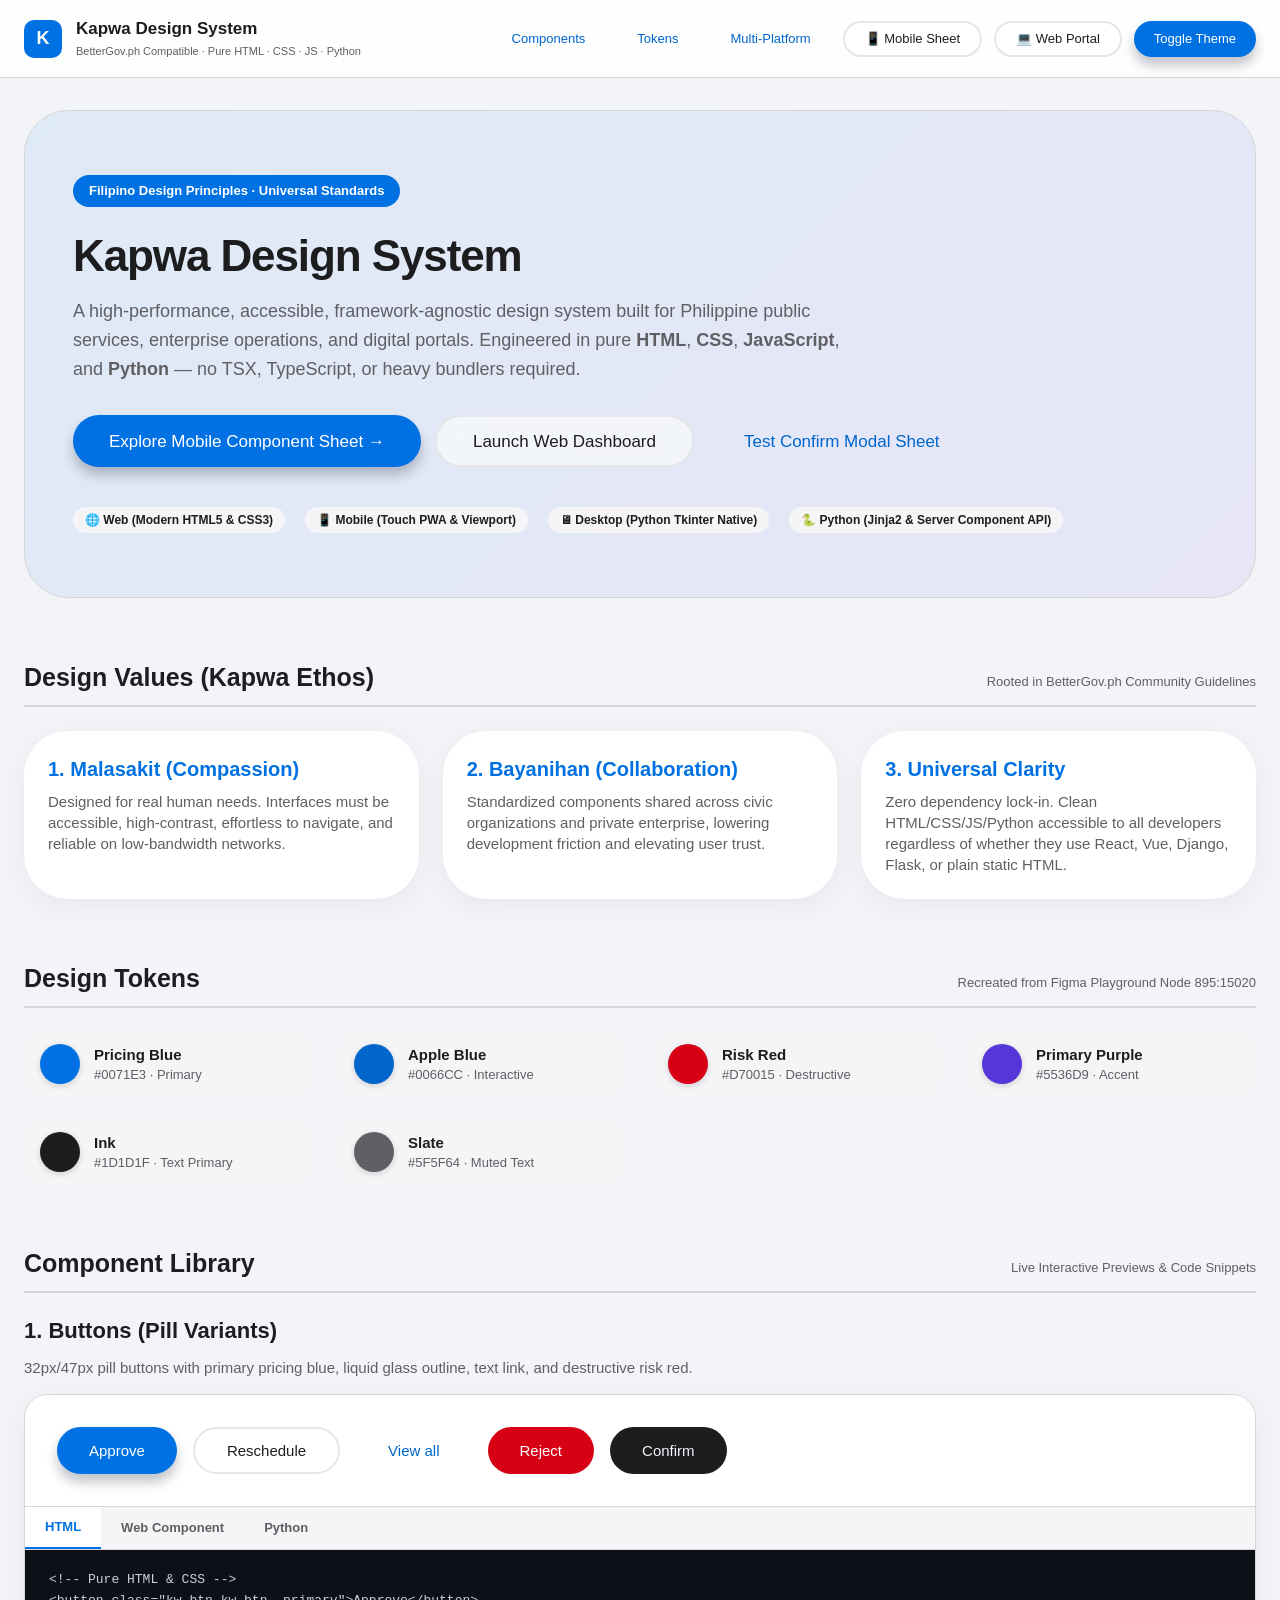
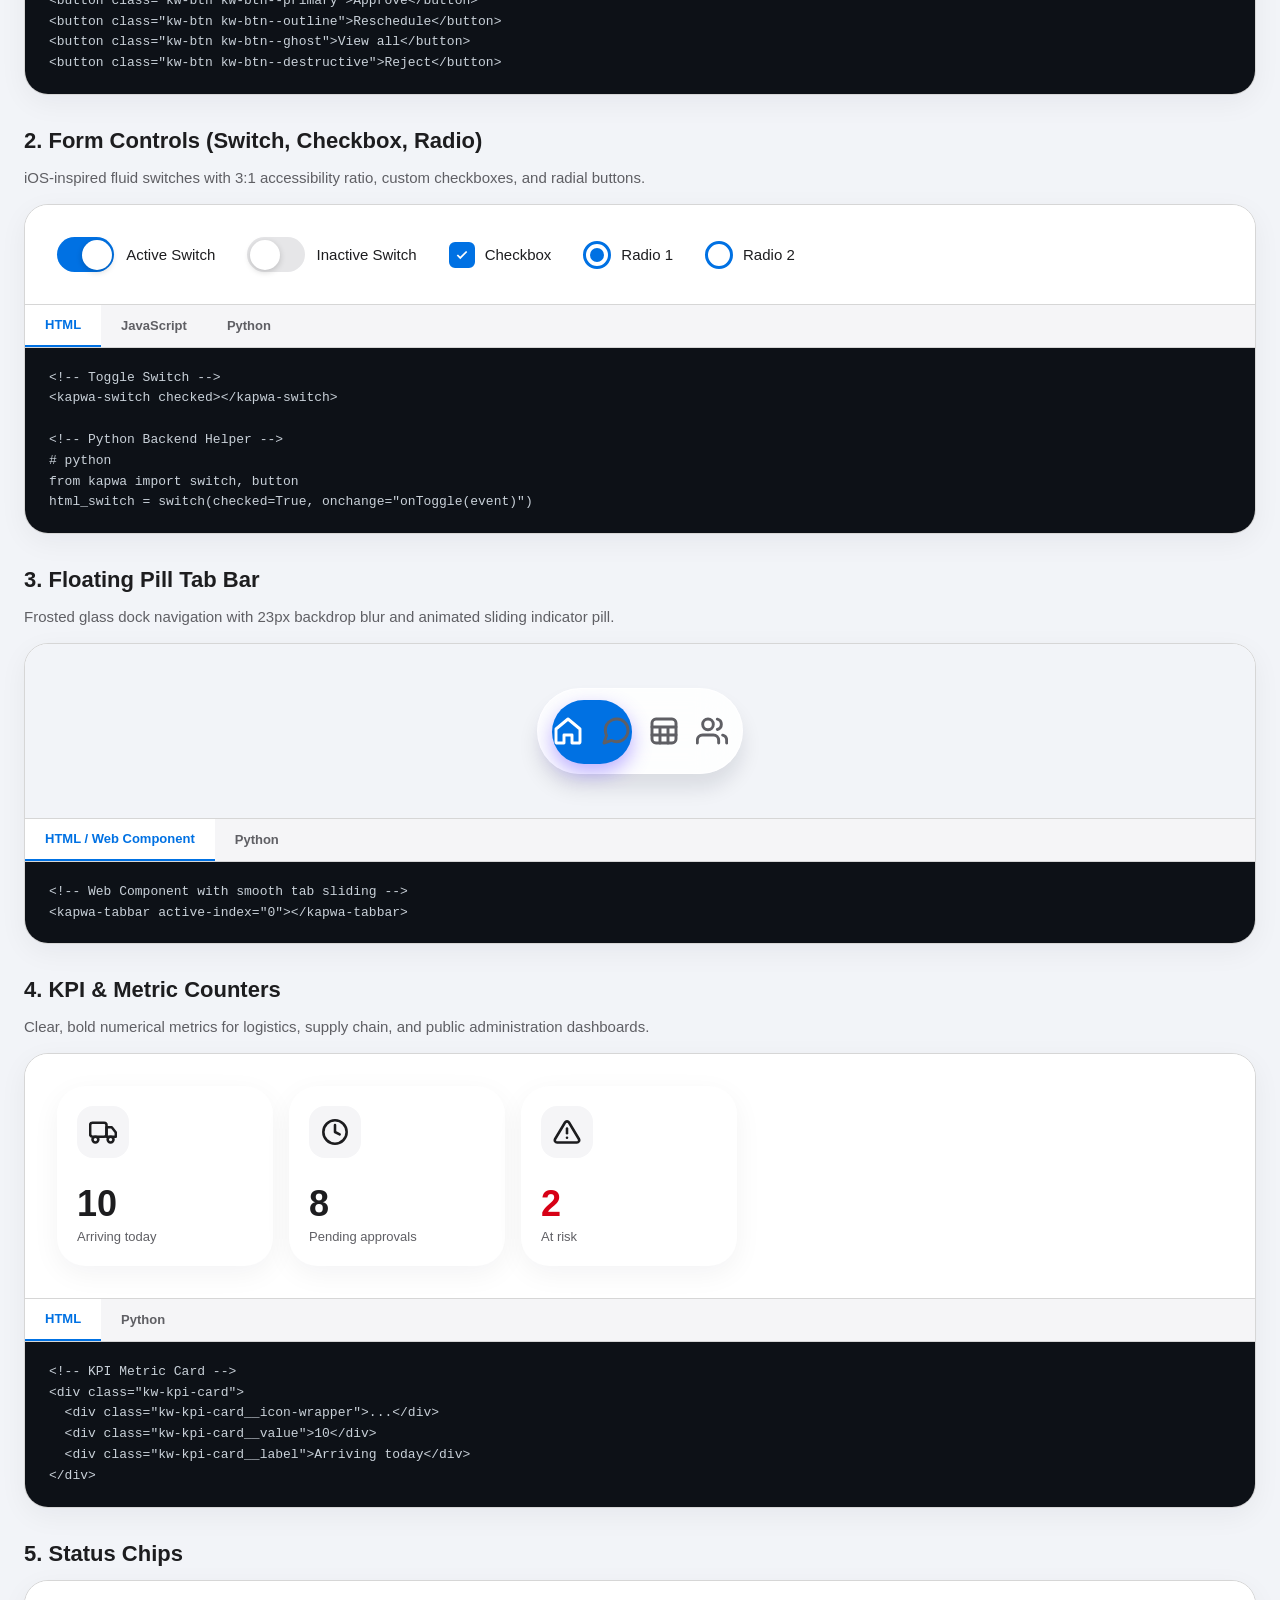
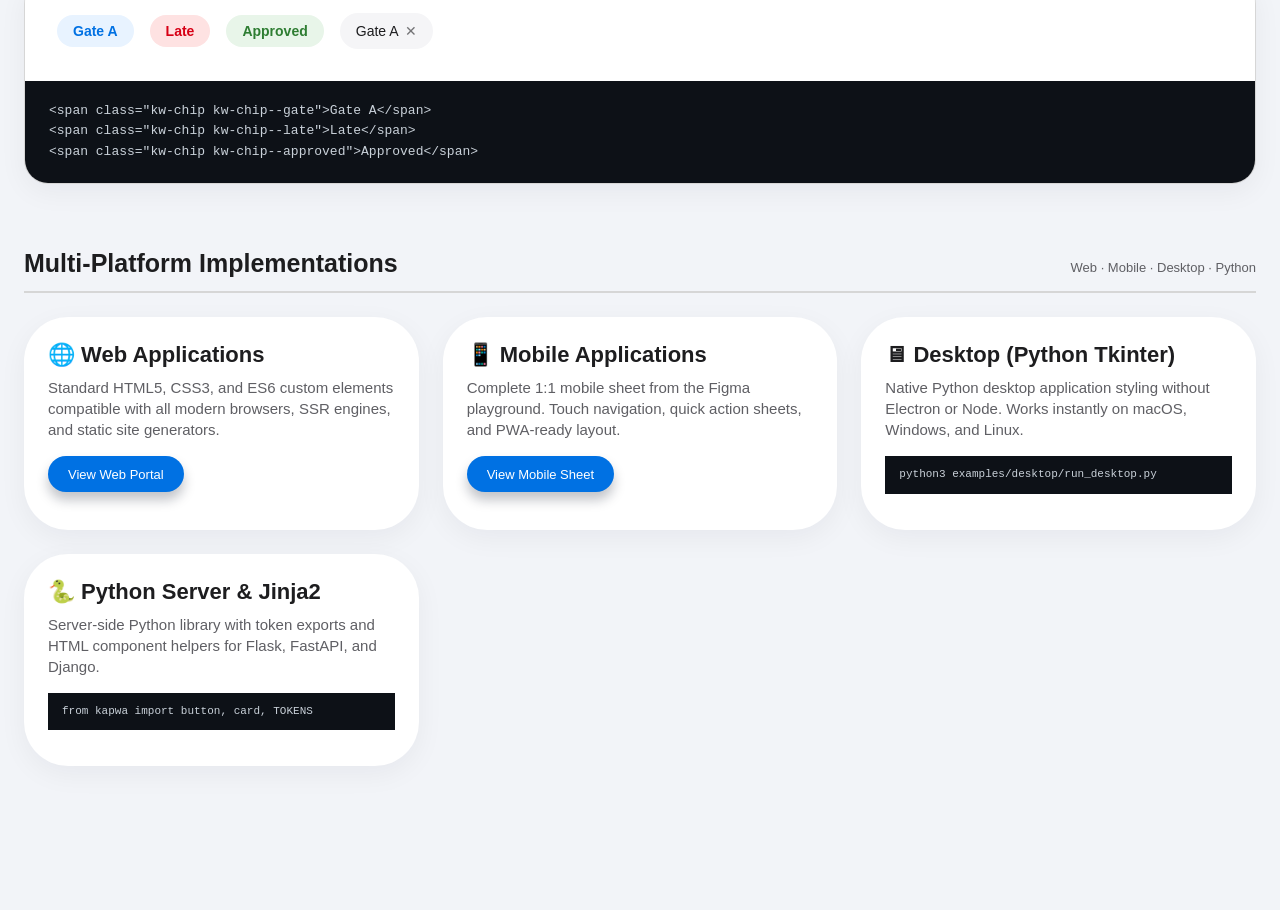
<file: index.html>
<!DOCTYPE html>
<html lang="en">
<head>
  <meta charset="UTF-8">
  <meta name="viewport" content="width=device-width, initial-scale=1.0">
  <title>Kapwa Design System · Open-Standard Multi-Platform UI</title>
  <link rel="stylesheet" href="./css/kapwa.css">
  <style>
    /* Documentation Portal Styling */
    .doc-container {
      max-width: 1320px;
      margin: 0 auto;
      padding: 32px 24px 96px;
    }

    .doc-hero {
      background: linear-gradient(135deg, rgba(0, 113, 227, 0.08) 0%, rgba(85, 54, 217, 0.08) 100%);
      border: 1px solid var(--kw-color-hairline);
      border-radius: var(--kw-radius-card);
      padding: 64px 48px;
      margin-bottom: 48px;
      position: relative;
      overflow: hidden;
    }

    .doc-badge {
      display: inline-flex;
      align-items: center;
      gap: 8px;
      padding: 6px 16px;
      background-color: var(--kw-color-pricing-blue);
      color: #ffffff;
      border-radius: 9999px;
      font-size: 13px;
      font-weight: 700;
      margin-bottom: 24px;
    }

    .doc-grid {
      display: grid;
      grid-template-columns: repeat(auto-fit, minmax(320px, 1fr));
      gap: 24px;
      margin-bottom: 48px;
    }

    .doc-section-header {
      margin: 64px 0 24px;
      border-bottom: 2px solid var(--kw-color-hairline);
      padding-bottom: 12px;
      display: flex;
      justify-content: space-between;
      align-items: baseline;
    }

    .code-preview-card {
      background-color: var(--kw-color-surface-card);
      border-radius: var(--kw-radius-tile);
      border: 1px solid var(--kw-color-hairline);
      box-shadow: var(--kw-shadow-card);
      overflow: hidden;
      margin-bottom: 32px;
    }

    .code-preview-body {
      padding: 32px;
      display: flex;
      flex-wrap: wrap;
      align-items: center;
      gap: 16px;
      background-color: var(--kw-color-surface-card);
    }

    .code-tabs {
      display: flex;
      background-color: var(--kw-color-studio-mist);
      border-top: 1px solid var(--kw-color-hairline);
      border-bottom: 1px solid var(--kw-color-hairline);
    }

    .code-tab-btn {
      padding: 10px 20px;
      font-size: 13px;
      font-weight: 600;
      color: var(--kw-color-slate);
      cursor: pointer;
      border: none;
      background: none;
      transition: all var(--kw-transition-fast);
    }

    .code-tab-btn:hover {
      color: var(--kw-color-ink);
    }

    .code-tab-btn--active {
      color: var(--kw-color-pricing-blue);
      border-bottom: 2px solid var(--kw-color-pricing-blue);
      background-color: var(--kw-color-surface-card);
    }

    .code-block {
      background-color: #0d1117;
      color: #c9d1d9;
      padding: 20px 24px;
      font-family: var(--kw-font-mono);
      font-size: 13px;
      line-height: 1.6;
      overflow-x: auto;
      margin: 0;
    }

    .token-swatch {
      display: flex;
      align-items: center;
      gap: 14px;
      padding: 12px 16px;
      background-color: var(--kw-color-studio-mist);
      border-radius: 16px;
    }

    .token-color-circle {
      width: 40px;
      height: 40px;
      border-radius: 50%;
      box-shadow: 0 2px 6px rgba(0, 0, 0, 0.15);
      flex-shrink: 0;
    }

    /* Fixed Navigation */
    .doc-nav-sticky {
      position: sticky;
      top: 0;
      background-color: var(--kw-color-glass-content);
      backdrop-filter: blur(20px);
      -webkit-backdrop-filter: blur(20px);
      border-bottom: 1px solid var(--kw-color-hairline);
      z-index: 999;
      padding: 16px 24px;
    }

    .doc-nav-inner {
      max-width: 1320px;
      margin: 0 auto;
      display: flex;
      justify-content: space-between;
      align-items: center;
    }

    .platform-pill {
      display: inline-flex;
      align-items: center;
      gap: 6px;
      padding: 4px 12px;
      border-radius: 9999px;
      font-size: 12px;
      font-weight: 700;
      background-color: var(--kw-color-studio-mist);
      color: var(--kw-color-ink);
    }
  </style>
</head>
<body>

  <!-- Top Sticky Header -->
  <header class="doc-nav-sticky">
    <div class="doc-nav-inner">
      <div style="display: flex; align-items: center; gap: 14px;">
        <div style="width: 38px; height: 38px; border-radius: 10px; background-color: var(--kw-color-pricing-blue); color: white; display: flex; align-items: center; justify-content: center; font-weight: 800; font-size: 18px;">
          K
        </div>
        <div>
          <strong class="kw-h4" style="font-size: 17px;">Kapwa Design System</strong>
          <span class="kw-caption" style="display: block; font-size: 11px;">BetterGov.ph Compatible · Pure HTML · CSS · JS · Python</span>
        </div>
      </div>

      <div style="display: flex; align-items: center; gap: 12px;">
        <a href="#components" class="kw-btn kw-btn--ghost kw-btn--sm">Components</a>
        <a href="#tokens" class="kw-btn kw-btn--ghost kw-btn--sm">Tokens</a>
        <a href="#platforms" class="kw-btn kw-btn--ghost kw-btn--sm">Multi-Platform</a>
        <a href="./examples/mobile/index.html" class="kw-btn kw-btn--outline kw-btn--sm">📱 Mobile Sheet</a>
        <a href="./examples/web/dashboard.html" class="kw-btn kw-btn--outline kw-btn--sm">💻 Web Portal</a>
        <button class="kw-btn kw-btn--primary kw-btn--sm" onclick="KapwaTheme.toggle()">
          Toggle Theme
        </button>
      </div>
    </div>
  </header>

  <div class="doc-container">

    <!-- Hero Section -->
    <section class="doc-hero">
      <div class="doc-badge">Filipino Design Principles · Universal Standards</div>
      <h1 class="kw-display-lg" style="margin-bottom: 16px;">Kapwa Design System</h1>
      <p class="kw-b1" style="max-width: 780px; color: var(--kw-color-slate); font-size: 18px; line-height: 1.6; margin-bottom: 32px;">
        A high-performance, accessible, framework-agnostic design system built for Philippine public services, enterprise operations, and digital portals. Engineered in pure <strong>HTML</strong>, <strong>CSS</strong>, <strong>JavaScript</strong>, and <strong>Python</strong> — no TSX, TypeScript, or heavy bundlers required.
      </p>

      <div style="display: flex; flex-wrap: wrap; gap: 14px;">
        <a href="./examples/mobile/index.html" class="kw-btn kw-btn--primary kw-btn--lg">
          Explore Mobile Component Sheet →
        </a>
        <a href="./examples/web/dashboard.html" class="kw-btn kw-btn--outline kw-btn--lg">
          Launch Web Dashboard
        </a>
        <button class="kw-btn kw-btn--ghost kw-btn--lg" onclick="Kapwa.openSheet()">
          Test Confirm Modal Sheet
        </button>
      </div>

      <div style="margin-top: 40px; display: flex; gap: 20px; flex-wrap: wrap;">
        <span class="platform-pill">🌐 Web (Modern HTML5 & CSS3)</span>
        <span class="platform-pill">📱 Mobile (Touch PWA & Viewport)</span>
        <span class="platform-pill">🖥 Desktop (Python Tkinter Native)</span>
        <span class="platform-pill">🐍 Python (Jinja2 & Server Component API)</span>
      </div>
    </section>

    <!-- Design Values Section -->
    <section>
      <div class="doc-section-header">
        <h2 class="kw-h2">Design Values (Kapwa Ethos)</h2>
        <span class="kw-caption">Rooted in BetterGov.ph Community Guidelines</span>
      </div>

      <div class="doc-grid">
        <div class="kw-card">
          <h3 class="kw-h3" style="font-size: 20px; color: var(--kw-color-pricing-blue); margin-bottom: 8px;">1. Malasakit (Compassion)</h3>
          <p class="kw-b2" style="color: var(--kw-color-slate);">
            Designed for real human needs. Interfaces must be accessible, high-contrast, effortless to navigate, and reliable on low-bandwidth networks.
          </p>
        </div>

        <div class="kw-card">
          <h3 class="kw-h3" style="font-size: 20px; color: var(--kw-color-pricing-blue); margin-bottom: 8px;">2. Bayanihan (Collaboration)</h3>
          <p class="kw-b2" style="color: var(--kw-color-slate);">
            Standardized components shared across civic organizations and private enterprise, lowering development friction and elevating user trust.
          </p>
        </div>

        <div class="kw-card">
          <h3 class="kw-h3" style="font-size: 20px; color: var(--kw-color-pricing-blue); margin-bottom: 8px;">3. Universal Clarity</h3>
          <p class="kw-b2" style="color: var(--kw-color-slate);">
            Zero dependency lock-in. Clean HTML/CSS/JS/Python accessible to all developers regardless of whether they use React, Vue, Django, Flask, or plain static HTML.
          </p>
        </div>
      </div>
    </section>

    <!-- Design Tokens Section -->
    <section id="tokens">
      <div class="doc-section-header">
        <h2 class="kw-h2">Design Tokens</h2>
        <span class="kw-caption">Recreated from Figma Playground Node 895:15020</span>
      </div>

      <div class="doc-grid" style="grid-template-columns: repeat(auto-fit, minmax(240px, 1fr));">
        <div class="token-swatch">
          <div class="token-color-circle" style="background-color: var(--kw-color-pricing-blue);"></div>
          <div>
            <div class="kw-b2" style="font-weight: 700;">Pricing Blue</div>
            <div class="kw-caption">#0071E3 · Primary</div>
          </div>
        </div>

        <div class="token-swatch">
          <div class="token-color-circle" style="background-color: var(--kw-color-apple-blue);"></div>
          <div>
            <div class="kw-b2" style="font-weight: 700;">Apple Blue</div>
            <div class="kw-caption">#0066CC · Interactive</div>
          </div>
        </div>

        <div class="token-swatch">
          <div class="token-color-circle" style="background-color: var(--kw-color-risk-red);"></div>
          <div>
            <div class="kw-b2" style="font-weight: 700;">Risk Red</div>
            <div class="kw-caption">#D70015 · Destructive</div>
          </div>
        </div>

        <div class="token-swatch">
          <div class="token-color-circle" style="background-color: var(--kw-color-primary-purple);"></div>
          <div>
            <div class="kw-b2" style="font-weight: 700;">Primary Purple</div>
            <div class="kw-caption">#5536D9 · Accent</div>
          </div>
        </div>

        <div class="token-swatch">
          <div class="token-color-circle" style="background-color: var(--kw-color-ink);"></div>
          <div>
            <div class="kw-b2" style="font-weight: 700;">Ink</div>
            <div class="kw-caption">#1D1D1F · Text Primary</div>
          </div>
        </div>

        <div class="token-swatch">
          <div class="token-color-circle" style="background-color: var(--kw-color-slate);"></div>
          <div>
            <div class="kw-b2" style="font-weight: 700;">Slate</div>
            <div class="kw-caption">#5F5F64 · Muted Text</div>
          </div>
        </div>
      </div>
    </section>

    <!-- Interactive Component Playground -->
    <section id="components">
      <div class="doc-section-header">
        <h2 class="kw-h2">Component Library</h2>
        <span class="kw-caption">Live Interactive Previews & Code Snippets</span>
      </div>

      <!-- 1. Buttons -->
      <h3 class="kw-h3" style="margin-bottom: 12px;">1. Buttons (Pill Variants)</h3>
      <p class="kw-b2" style="color: var(--kw-color-slate); margin-bottom: 16px;">
        32px/47px pill buttons with primary pricing blue, liquid glass outline, text link, and destructive risk red.
      </p>

      <div class="code-preview-card">
        <div class="code-preview-body">
          <button class="kw-btn kw-btn--primary">Approve</button>
          <button class="kw-btn kw-btn--outline">Reschedule</button>
          <button class="kw-btn kw-btn--ghost">View all</button>
          <button class="kw-btn kw-btn--destructive">Reject</button>
          <button class="kw-btn kw-btn--dark">Confirm</button>
        </div>
        <div class="code-tabs">
          <button class="code-tab-btn code-tab-btn--active">HTML</button>
          <button class="code-tab-btn">Web Component</button>
          <button class="code-tab-btn">Python</button>
        </div>
        <pre class="code-block"><code>&lt;!-- Pure HTML &amp; CSS --&gt;
&lt;button class="kw-btn kw-btn--primary"&gt;Approve&lt;/button&gt;
&lt;button class="kw-btn kw-btn--outline"&gt;Reschedule&lt;/button&gt;
&lt;button class="kw-btn kw-btn--ghost"&gt;View all&lt;/button&gt;
&lt;button class="kw-btn kw-btn--destructive"&gt;Reject&lt;/button&gt;</code></pre>
      </div>

      <!-- 2. Form Controls -->
      <h3 class="kw-h3" style="margin-bottom: 12px;">2. Form Controls (Switch, Checkbox, Radio)</h3>
      <p class="kw-b2" style="color: var(--kw-color-slate); margin-bottom: 16px;">
        iOS-inspired fluid switches with 3:1 accessibility ratio, custom checkboxes, and radial buttons.
      </p>

      <div class="code-preview-card">
        <div class="code-preview-body" style="gap: 32px;">
          <div style="display: flex; align-items: center; gap: 12px;">
            <kapwa-switch checked></kapwa-switch>
            <span class="kw-b2">Active Switch</span>
          </div>
          <div style="display: flex; align-items: center; gap: 12px;">
            <kapwa-switch></kapwa-switch>
            <span class="kw-b2">Inactive Switch</span>
          </div>
          <label class="kw-checkbox">
            <input type="checkbox" checked>
            <span class="kw-checkbox__box">
              <svg class="kw-checkbox__icon" viewBox="0 0 24 24"><polyline points="20 6 9 17 4 12"></polyline></svg>
            </span>
            <span class="kw-b2">Checkbox</span>
          </label>
          <label class="kw-radio">
            <input type="radio" name="demo-radio" checked>
            <span class="kw-radio__disc"><span class="kw-radio__dot"></span></span>
            <span class="kw-b2">Radio 1</span>
          </label>
          <label class="kw-radio">
            <input type="radio" name="demo-radio">
            <span class="kw-radio__disc"><span class="kw-radio__dot"></span></span>
            <span class="kw-b2">Radio 2</span>
          </label>
        </div>
        <div class="code-tabs">
          <button class="code-tab-btn code-tab-btn--active">HTML</button>
          <button class="code-tab-btn">JavaScript</button>
          <button class="code-tab-btn">Python</button>
        </div>
        <pre class="code-block"><code>&lt;!-- Toggle Switch --&gt;
&lt;kapwa-switch checked&gt;&lt;/kapwa-switch&gt;

&lt;!-- Python Backend Helper --&gt;
# python
from kapwa import switch, button
html_switch = switch(checked=True, onchange="onToggle(event)")</code></pre>
      </div>

      <!-- 3. Floating Pill Tab Bar -->
      <h3 class="kw-h3" style="margin-bottom: 12px;">3. Floating Pill Tab Bar</h3>
      <p class="kw-b2" style="color: var(--kw-color-slate); margin-bottom: 16px;">
        Frosted glass dock navigation with 23px backdrop blur and animated sliding indicator pill.
      </p>

      <div class="code-preview-card">
        <div class="code-preview-body" style="justify-content: center; background-color: var(--kw-color-bg-canvas);">
          <kapwa-tabbar active-index="0"></kapwa-tabbar>
        </div>
        <div class="code-tabs">
          <button class="code-tab-btn code-tab-btn--active">HTML / Web Component</button>
          <button class="code-tab-btn">Python</button>
        </div>
        <pre class="code-block"><code>&lt;!-- Web Component with smooth tab sliding --&gt;
&lt;kapwa-tabbar active-index="0"&gt;&lt;/kapwa-tabbar&gt;</code></pre>
      </div>

      <!-- 4. KPI Stat Metrics -->
      <h3 class="kw-h3" style="margin-bottom: 12px;">4. KPI & Metric Counters</h3>
      <p class="kw-b2" style="color: var(--kw-color-slate); margin-bottom: 16px;">
        Clear, bold numerical metrics for logistics, supply chain, and public administration dashboards.
      </p>

      <div class="code-preview-card">
        <div class="code-preview-body">
          <div class="kw-kpi-grid" style="max-width: 680px;">
            <div class="kw-kpi-card">
              <div class="kw-kpi-card__icon-wrapper" id="kpi-demo-truck"></div>
              <div>
                <div class="kw-kpi-card__value">10</div>
                <div class="kw-kpi-card__label">Arriving today</div>
              </div>
            </div>
            <div class="kw-kpi-card">
              <div class="kw-kpi-card__icon-wrapper" id="kpi-demo-clock"></div>
              <div>
                <div class="kw-kpi-card__value">8</div>
                <div class="kw-kpi-card__label">Pending approvals</div>
              </div>
            </div>
            <div class="kw-kpi-card">
              <div class="kw-kpi-card__icon-wrapper" id="kpi-demo-alert"></div>
              <div>
                <div class="kw-kpi-card__value" style="color: var(--kw-color-risk-red);">2</div>
                <div class="kw-kpi-card__label">At risk</div>
              </div>
            </div>
          </div>
        </div>
        <div class="code-tabs">
          <button class="code-tab-btn code-tab-btn--active">HTML</button>
          <button class="code-tab-btn">Python</button>
        </div>
        <pre class="code-block"><code>&lt;!-- KPI Metric Card --&gt;
&lt;div class="kw-kpi-card"&gt;
  &lt;div class="kw-kpi-card__icon-wrapper"&gt;...&lt;/div&gt;
  &lt;div class="kw-kpi-card__value"&gt;10&lt;/div&gt;
  &lt;div class="kw-kpi-card__label"&gt;Arriving today&lt;/div&gt;
&lt;/div&gt;</code></pre>
      </div>

      <!-- 5. Status Chips -->
      <h3 class="kw-h3" style="margin-bottom: 12px;">5. Status Chips</h3>
      <div class="code-preview-card">
        <div class="code-preview-body">
          <span class="kw-chip kw-chip--gate">Gate A</span>
          <span class="kw-chip kw-chip--late">Late</span>
          <span class="kw-chip kw-chip--approved">Approved</span>
          <span class="kw-chip kw-chip--filter">
            Gate A
            <span class="kw-chip__remove" onclick="this.parentElement.remove()">✕</span>
          </span>
        </div>
        <pre class="code-block"><code>&lt;span class="kw-chip kw-chip--gate"&gt;Gate A&lt;/span&gt;
&lt;span class="kw-chip kw-chip--late"&gt;Late&lt;/span&gt;
&lt;span class="kw-chip kw-chip--approved"&gt;Approved&lt;/span&gt;</code></pre>
      </div>
    </section>

    <!-- Multi-Platform Section -->
    <section id="platforms">
      <div class="doc-section-header">
        <h2 class="kw-h2">Multi-Platform Implementations</h2>
        <span class="kw-caption">Web · Mobile · Desktop · Python</span>
      </div>

      <div class="doc-grid">
        <div class="kw-card">
          <h3 class="kw-card__title" style="margin-bottom: 8px;">🌐 Web Applications</h3>
          <p class="kw-b2" style="color: var(--kw-color-slate); margin-bottom: 16px;">
            Standard HTML5, CSS3, and ES6 custom elements compatible with all modern browsers, SSR engines, and static site generators.
          </p>
          <a href="./examples/web/dashboard.html" class="kw-btn kw-btn--primary kw-btn--sm">View Web Portal</a>
        </div>

        <div class="kw-card">
          <h3 class="kw-card__title" style="margin-bottom: 8px;">📱 Mobile Applications</h3>
          <p class="kw-b2" style="color: var(--kw-color-slate); margin-bottom: 16px;">
            Complete 1:1 mobile sheet from the Figma playground. Touch navigation, quick action sheets, and PWA-ready layout.
          </p>
          <a href="./examples/mobile/index.html" class="kw-btn kw-btn--primary kw-btn--sm">View Mobile Sheet</a>
        </div>

        <div class="kw-card">
          <h3 class="kw-card__title" style="margin-bottom: 8px;">🖥 Desktop (Python Tkinter)</h3>
          <p class="kw-b2" style="color: var(--kw-color-slate); margin-bottom: 16px;">
            Native Python desktop application styling without Electron or Node. Works instantly on macOS, Windows, and Linux.
          </p>
          <pre class="code-block" style="padding: 10px 14px; font-size: 11px; margin-bottom: 12px;"><code>python3 examples/desktop/run_desktop.py</code></pre>
        </div>

        <div class="kw-card">
          <h3 class="kw-card__title" style="margin-bottom: 8px;">🐍 Python Server &amp; Jinja2</h3>
          <p class="kw-b2" style="color: var(--kw-color-slate); margin-bottom: 16px;">
            Server-side Python library with token exports and HTML component helpers for Flask, FastAPI, and Django.
          </p>
          <pre class="code-block" style="padding: 10px 14px; font-size: 11px; margin-bottom: 12px;"><code>from kapwa import button, card, TOKENS</code></pre>
        </div>
      </div>
    </section>

  </div>

  <!-- Confirm Delivery Modal Sheet -->
  <div id="confirm-delivery-sheet" class="kw-sheet-backdrop">
    <div class="kw-sheet">
      <div class="kw-sheet__header">
        <h3 class="kw-sheet__title">Confirm delivery</h3>
      </div>
      <div class="kw-sheet__supplier-card">
        <div class="kw-avatar-badge">TR</div>
        <div>
          <div class="kw-b1" style="font-weight: 700;">Luis Romero</div>
          <div class="kw-caption">Trane · PO 4471-08</div>
        </div>
      </div>
      <div class="kw-sheet__details">
        <div class="kw-sheet__item-name">Chiller CH-3</div>
        <div class="kw-sheet__item-meta">Gate A · Tue 09:00</div>
      </div>
      <div class="kw-step-indicator" style="margin-bottom: 20px;">
        <div class="kw-step-segment kw-step-segment--active"></div>
        <div class="kw-step-segment kw-step-segment--active"></div>
        <div class="kw-step-segment"></div>
      </div>
      <div style="display: flex; gap: 10px;">
        <button class="kw-btn kw-btn--dark kw-btn--full" onclick="alert('Delivery Confirmed!'); Kapwa.closeSheet();">Confirm</button>
        <button class="kw-btn kw-btn--outline" onclick="Kapwa.closeSheet()">Cancel</button>
      </div>
    </div>
  </div>

  <script type="module" src="./js/kapwa.js"></script>
  <script type="module">
    import KapwaIcons from './js/utils/icons.js';
    document.getElementById('kpi-demo-truck').innerHTML = KapwaIcons.get('truck', 26);
    document.getElementById('kpi-demo-clock').innerHTML = KapwaIcons.get('clock', 26);
    document.getElementById('kpi-demo-alert').innerHTML = KapwaIcons.get('alert', 26);
  </script>
</body>
</html>
</file>
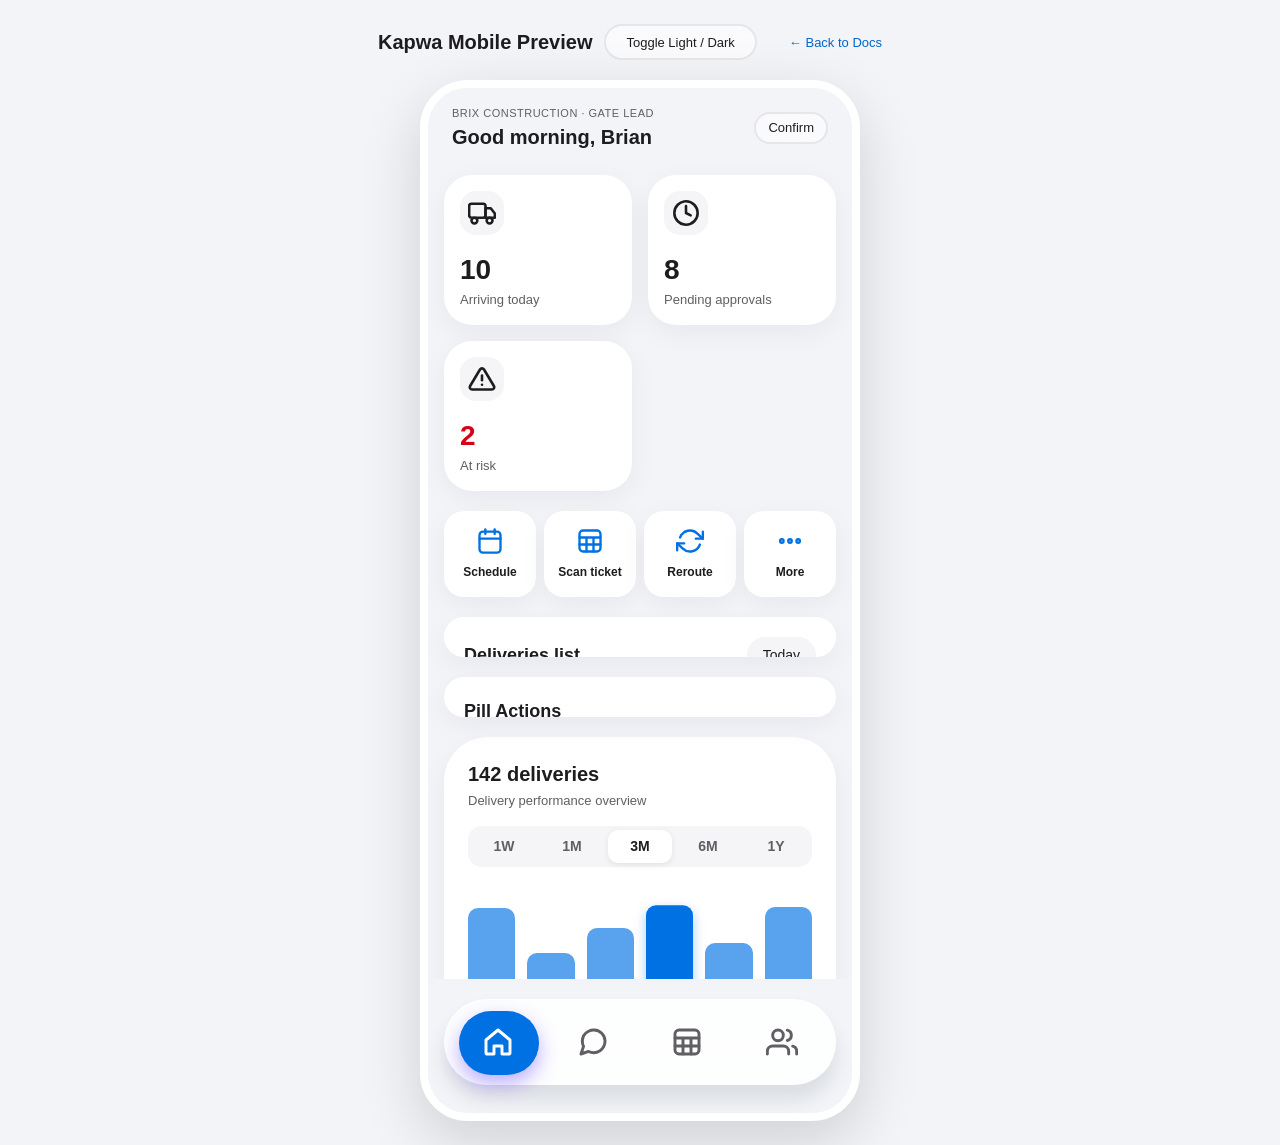
<file: examples/mobile/index.html>
<!DOCTYPE html>
<html lang="en">
<head>
  <meta charset="UTF-8">
  <meta name="viewport" content="width=device-width, initial-scale=1.0">
  <title>Kapwa Design System · Mobile Component Sheet</title>
  <link rel="stylesheet" href="../../css/kapwa.css">
  <style>
    body {
      background-color: var(--kw-color-bg-canvas);
      padding: 24px;
      display: flex;
      flex-direction: column;
      align-items: center;
      min-height: 100vh;
    }

    .mobile-frame-container {
      width: 100%;
      max-width: 440px;
      background-color: var(--kw-color-bg-canvas);
      border-radius: 48px;
      box-shadow: 0 20px 60px rgba(0, 0, 0, 0.15);
      border: 8px solid var(--kw-color-surface-card);
      overflow: hidden;
      display: flex;
      flex-direction: column;
      position: relative;
    }

    .mobile-header-bar {
      padding: 16px 24px 8px;
      display: flex;
      justify-content: space-between;
      align-items: center;
      background-color: var(--kw-color-bg-canvas);
    }

    .mobile-content {
      padding: 16px;
      display: flex;
      flex-direction: column;
      gap: 20px;
      overflow-y: auto;
      max-height: 820px;
    }

    /* Quick Actions */
    .kw-quick-actions-grid {
      display: grid;
      grid-template-columns: repeat(4, 1fr);
      gap: 8px;
    }

    .kw-quick-action {
      background-color: var(--kw-color-surface-card);
      border-radius: 20px;
      padding: 16px 8px;
      display: flex;
      flex-direction: column;
      align-items: center;
      text-align: center;
      gap: 8px;
      cursor: pointer;
      box-shadow: var(--kw-shadow-card);
      transition: transform var(--kw-transition-fast);
    }

    .kw-quick-action:hover {
      transform: translateY(-2px);
    }

    .kw-quick-action svg {
      width: 28px;
      height: 28px;
      color: var(--kw-color-pricing-blue);
    }

    .kw-quick-action__label {
      font-size: 12px;
      font-weight: 600;
      color: var(--kw-color-ink);
    }

    /* Avatars Row */
    .kw-avatar-row {
      display: flex;
      gap: 12px;
      overflow-x: auto;
      padding-bottom: 8px;
    }

    .kw-avatar-item {
      display: flex;
      flex-direction: column;
      align-items: center;
      gap: 6px;
      cursor: pointer;
    }

    .kw-avatar-circle {
      width: 56px;
      height: 56px;
      border-radius: 50%;
      background-color: var(--kw-color-studio-mist);
      display: flex;
      align-items: center;
      justify-content: center;
      font-weight: 700;
      font-size: 16px;
      color: var(--kw-color-ink);
      border: 2px solid transparent;
      transition: all var(--kw-transition-fast);
    }

    .kw-avatar-circle:hover {
      border-color: var(--kw-color-pricing-blue);
      transform: scale(1.05);
    }

    .kw-avatar-name {
      font-size: 12px;
      color: var(--kw-color-slate);
      font-weight: 500;
    }

    /* Supplier Row */
    .kw-supplier-row {
      display: flex;
      align-items: center;
      justify-content: space-between;
      padding: 10px 0;
      border-bottom: 1px solid var(--kw-color-hairline-subtle);
    }

    .kw-supplier-row:last-child {
      border-bottom: none;
    }

    .mobile-bottom-nav {
      position: sticky;
      bottom: 0;
      padding: 8px 16px 16px;
      background: linear-gradient(to top, var(--kw-color-bg-canvas) 80%, transparent);
      z-index: 10;
    }
  </style>
</head>
<body>

  <!-- Controls Bar -->
  <div style="margin-bottom: 20px; display: flex; gap: 12px; align-items: center;">
    <span class="kw-h4">Kapwa Mobile Preview</span>
    <button class="kw-btn kw-btn--outline kw-btn--sm" onclick="KapwaTheme.toggle()">
      Toggle Light / Dark
    </button>
    <a href="../../index.html" class="kw-btn kw-btn--ghost kw-btn--sm">← Back to Docs</a>
  </div>

  <!-- Mobile Viewport Frame -->
  <div class="mobile-frame-container">
    <div class="mobile-header-bar">
      <div>
        <p class="kw-caption" style="font-size: 11px; text-transform: uppercase; letter-spacing: 0.5px;">Brix Construction · Gate Lead</p>
        <h2 class="kw-h3" style="font-size: 20px;">Good morning, Brian</h2>
      </div>
      <button class="kw-btn kw-btn--outline kw-btn--sm" style="padding: 0 12px; height: 32px;" onclick="Kapwa.openSheet()">
        Confirm
      </button>
    </div>

    <div class="mobile-content">
      <!-- 1. KPI Cards Row -->
      <div class="kw-kpi-grid">
        <div class="kw-kpi-card" style="min-height: 150px; padding: 16px;">
          <div class="kw-kpi-card__icon-wrapper" style="width: 44px; height: 44px;">
            <span id="icon-truck-placeholder"></span>
          </div>
          <div>
            <div class="kw-kpi-card__value" style="font-size: 28px;">10</div>
            <div class="kw-kpi-card__label">Arriving today</div>
          </div>
        </div>

        <div class="kw-kpi-card" style="min-height: 150px; padding: 16px;">
          <div class="kw-kpi-card__icon-wrapper" style="width: 44px; height: 44px;">
            <span id="icon-clock-placeholder"></span>
          </div>
          <div>
            <div class="kw-kpi-card__value" style="font-size: 28px;">8</div>
            <div class="kw-kpi-card__label">Pending approvals</div>
          </div>
        </div>

        <div class="kw-kpi-card" style="min-height: 150px; padding: 16px;">
          <div class="kw-kpi-card__icon-wrapper" style="width: 44px; height: 44px;">
            <span id="icon-alert-placeholder"></span>
          </div>
          <div>
            <div class="kw-kpi-card__value" style="font-size: 28px; color: var(--kw-color-risk-red);">2</div>
            <div class="kw-kpi-card__label">At risk</div>
          </div>
        </div>
      </div>

      <!-- 2. Quick Actions -->
      <div class="kw-quick-actions-grid">
        <div class="kw-quick-action" onclick="alert('Open Schedule')">
          <span id="icon-cal-placeholder"></span>
          <span class="kw-quick-action__label">Schedule</span>
        </div>
        <div class="kw-quick-action" onclick="alert('Scan Ticket')">
          <span id="icon-scan-placeholder"></span>
          <span class="kw-quick-action__label">Scan ticket</span>
        </div>
        <div class="kw-quick-action" onclick="alert('Reroute Gates')">
          <span id="icon-reroute-placeholder"></span>
          <span class="kw-quick-action__label">Reroute</span>
        </div>
        <div class="kw-quick-action" onclick="alert('More Actions')">
          <span id="icon-more-placeholder"></span>
          <span class="kw-quick-action__label">More</span>
        </div>
      </div>

      <!-- 3. Deliveries List Card -->
      <div class="kw-card" style="padding: 20px;">
        <div class="kw-card__header" style="margin-bottom: 12px;">
          <h3 class="kw-card__title" style="font-size: 18px;">Deliveries list</h3>
          <span class="kw-chip kw-chip--filter">Today</span>
        </div>

        <!-- Item 1 -->
        <div style="display: flex; justify-content: space-between; align-items: center; padding: 12px 0;">
          <div>
            <div class="kw-b1" style="font-weight: 700;">Chiller CH-3</div>
            <div class="kw-caption">Today, 09:00</div>
          </div>
          <span class="kw-chip kw-chip--gate">Gate A</span>
        </div>
        <div class="kw-divider"></div>

        <!-- Item 2 -->
        <div style="display: flex; justify-content: space-between; align-items: center; padding: 12px 0;">
          <div>
            <div class="kw-b1" style="font-weight: 700;">Switchgear SWGR-1A</div>
            <div class="kw-caption" style="color: var(--kw-color-risk-red);">Delayed 2 days</div>
          </div>
          <span class="kw-chip kw-chip--late">Late</span>
        </div>
        <div class="kw-divider"></div>

        <!-- Item 3 -->
        <div style="display: flex; justify-content: space-between; align-items: center; padding: 12px 0;">
          <div>
            <div class="kw-b1" style="font-weight: 700;">Fire alarm FACP-1</div>
            <div class="kw-caption">Dock 2 · 08:00</div>
          </div>
          <span class="kw-chip kw-chip--approved">Approved</span>
        </div>
        <div class="kw-divider"></div>

        <!-- Auto-confirm Switch -->
        <div style="display: flex; justify-content: space-between; align-items: center; padding: 10px 0;">
          <div>
            <div class="kw-b2" style="font-weight: 600;">Auto-confirm deliveries</div>
            <div class="kw-caption">Only from approved suppliers</div>
          </div>
          <kapwa-switch checked></kapwa-switch>
        </div>
      </div>

      <!-- 4. Buttons Showcase Card -->
      <div class="kw-card" style="padding: 20px; display: flex; flex-direction: column; gap: 12px;">
        <h3 class="kw-card__title" style="font-size: 18px; margin-bottom: 4px;">Pill Actions</h3>
        <button class="kw-btn kw-btn--primary kw-btn--full" onclick="Kapwa.openSheet()">Approve</button>
        <button class="kw-btn kw-btn--outline kw-btn--full">Reschedule</button>
        <button class="kw-btn kw-btn--ghost kw-btn--full">View all deliveries</button>
        <button class="kw-btn kw-btn--destructive kw-btn--full">Reject</button>
      </div>

      <!-- 5. Interactive Deliveries Chart Card -->
      <div class="kw-chart-card">
        <h3 class="kw-h4" style="margin-bottom: 4px;">142 deliveries</h3>
        <p class="kw-caption" style="margin-bottom: 16px;">Delivery performance overview</p>

        <div class="kw-range-selector">
          <div class="kw-range-btn">1W</div>
          <div class="kw-range-btn">1M</div>
          <div class="kw-range-btn kw-range-btn--active">3M</div>
          <div class="kw-range-btn">6M</div>
          <div class="kw-range-btn">1Y</div>
        </div>

        <div class="kw-bar-chart">
          <div class="kw-bar-col">
            <div class="kw-bar" style="height: 110px;"></div>
            <div class="kw-bar-label">Jun</div>
          </div>
          <div class="kw-bar-col">
            <div class="kw-bar" style="height: 65px;"></div>
            <div class="kw-bar-label">Jul</div>
          </div>
          <div class="kw-bar-col">
            <div class="kw-bar" style="height: 90px;"></div>
            <div class="kw-bar-label">Aug</div>
          </div>
          <div class="kw-bar-col kw-bar-col--selected">
            <div class="kw-bar" style="height: 126px;"></div>
            <div class="kw-bar-label">Sep</div>
          </div>
          <div class="kw-bar-col">
            <div class="kw-bar" style="height: 75px;"></div>
            <div class="kw-bar-label">Oct</div>
          </div>
          <div class="kw-bar-col">
            <div class="kw-bar" style="height: 130px;"></div>
            <div class="kw-bar-label">Nov</div>
          </div>
        </div>

        <div style="display: flex; gap: 12px;">
          <div class="kw-card kw-card--sm" style="flex: 1; padding: 12px; background-color: var(--kw-color-studio-mist);">
            <div class="kw-caption">On time</div>
            <div class="kw-h3" style="font-size: 20px;">118</div>
          </div>
          <div class="kw-card kw-card--sm" style="flex: 1; padding: 12px; background-color: var(--kw-color-studio-mist);">
            <div class="kw-caption">Late</div>
            <div class="kw-h3" style="font-size: 20px; color: var(--kw-color-risk-red);">24</div>
          </div>
        </div>
      </div>

      <!-- 6. Message Again Row -->
      <div class="kw-card" style="padding: 20px;">
        <h3 class="kw-card__title" style="font-size: 18px; margin-bottom: 16px;">Message again</h3>
        <div class="kw-avatar-row">
          <div class="kw-avatar-item">
            <div class="kw-avatar-circle" style="background-color: #2fb8ff; color: #fff;">TR</div>
            <div class="kw-avatar-name">Trane</div>
          </div>
          <div class="kw-avatar-item">
            <div class="kw-avatar-circle" style="background-color: #34c759; color: #fff;">SE</div>
            <div class="kw-avatar-name">Schneider</div>
          </div>
          <div class="kw-avatar-item">
            <div class="kw-avatar-circle" style="background-color: #5536d9; color: #fff;">VT</div>
            <div class="kw-avatar-name">Vertiv</div>
          </div>
          <div class="kw-avatar-item">
            <div class="kw-avatar-circle" style="background-color: #ff9500; color: #fff;">AB</div>
            <div class="kw-avatar-name">ABB</div>
          </div>
          <div class="kw-avatar-item">
            <div class="kw-avatar-circle" style="border: 2px dashed var(--kw-color-slate); background: transparent;">+</div>
            <div class="kw-avatar-name">Add</div>
          </div>
        </div>
      </div>

      <!-- 7. Crane Window & Phase Goals -->
      <div class="kw-card" style="padding: 20px;">
        <h3 class="kw-card__title" style="font-size: 18px; margin-bottom: 4px;">TC-1 Crane Window</h3>
        <p class="kw-caption" style="margin-bottom: 12px;">Used 4h 10m of 6h · Steel L3 at 10:00</p>
        <div class="kw-progress-linear" style="margin-bottom: 24px;">
          <div class="kw-progress-linear__bar" style="width: 60%;"></div>
        </div>

        <h3 class="kw-card__title" style="font-size: 16px; margin-bottom: 12px;">Phase Goals</h3>
        <div style="display: flex; justify-content: space-around; align-items: center;">
          <div style="text-align: center;">
            <div class="kw-progress-radial">
              <svg viewBox="0 0 100 100">
                <circle class="kw-progress-radial__bg" cx="50" cy="50" r="40"></circle>
                <circle class="kw-progress-radial__meter" cx="50" cy="50" r="40" stroke-dasharray="251.2" stroke-dashoffset="0"></circle>
              </svg>
              <div class="kw-progress-radial__text">100%</div>
            </div>
            <p class="kw-caption" style="margin-top: 6px; font-weight: 600;">Phase 1</p>
          </div>

          <div style="text-align: center;">
            <div class="kw-progress-radial">
              <svg viewBox="0 0 100 100">
                <circle class="kw-progress-radial__bg" cx="50" cy="50" r="40"></circle>
                <circle class="kw-progress-radial__meter" cx="50" cy="50" r="40" stroke-dasharray="251.2" stroke-dashoffset="95.4"></circle>
              </svg>
              <div class="kw-progress-radial__text">62%</div>
            </div>
            <p class="kw-caption" style="margin-top: 6px; font-weight: 600;">Phase 2</p>
          </div>
        </div>
      </div>
    </div>

    <!-- 8. Floating Bottom Dock Navigation -->
    <div class="mobile-bottom-nav">
      <kapwa-tabbar active-index="0"></kapwa-tabbar>
    </div>
  </div>

  <!-- Confirm Delivery Modal Sheet (from Figma 895:15884) -->
  <div id="confirm-delivery-sheet" class="kw-sheet-backdrop">
    <div class="kw-sheet">
      <div class="kw-sheet__header">
        <h3 class="kw-sheet__title">Confirm delivery</h3>
      </div>

      <div class="kw-sheet__supplier-card">
        <div class="kw-avatar-badge">TR</div>
        <div>
          <div class="kw-b1" style="font-weight: 700;">Luis Romero</div>
          <div class="kw-caption">Trane · PO 4471-08</div>
        </div>
      </div>

      <div class="kw-sheet__details">
        <div class="kw-sheet__item-name">Chiller CH-3</div>
        <div class="kw-sheet__item-meta">Gate A · Tue 09:00</div>
      </div>

      <!-- Step Indicator -->
      <div class="kw-step-indicator" style="margin-bottom: 20px;">
        <div class="kw-step-segment kw-step-segment--active"></div>
        <div class="kw-step-segment kw-step-segment--active"></div>
        <div class="kw-step-segment"></div>
      </div>

      <!-- Ticket Row -->
      <div class="kw-sheet__ticket-row">
        <div class="kw-ticket-icon-box">PDF</div>
        <div>
          <div class="kw-b2" style="font-weight: 700;">Delivery ticket</div>
          <div class="kw-caption">DT-2291 · attached</div>
        </div>
      </div>

      <div style="text-align: center; margin: 12px 0 20px;">
        <a href="#" class="kw-caption" style="color: var(--kw-color-apple-blue); font-weight: 600;">+ Add note</a>
      </div>

      <div style="display: flex; gap: 10px;">
        <button class="kw-btn kw-btn--dark kw-btn--full" onclick="alert('Delivery Confirmed!'); Kapwa.closeSheet();">
          Confirm
        </button>
        <button class="kw-btn kw-btn--outline" onclick="Kapwa.closeSheet()">
          Cancel
        </button>
      </div>
    </div>
  </div>

  <!-- Scripts -->
  <script type="module" src="../../js/kapwa.js"></script>
  <script type="module">
    import KapwaIcons from '../../js/utils/icons.js';

    document.getElementById('icon-truck-placeholder').innerHTML = KapwaIcons.get('truck', 24);
    document.getElementById('icon-clock-placeholder').innerHTML = KapwaIcons.get('clock', 24);
    document.getElementById('icon-alert-placeholder').innerHTML = KapwaIcons.get('alert', 24);
    document.getElementById('icon-cal-placeholder').innerHTML = KapwaIcons.get('calendar', 26);
    document.getElementById('icon-scan-placeholder').innerHTML = KapwaIcons.get('table', 26);
    document.getElementById('icon-reroute-placeholder').innerHTML = KapwaIcons.get('refresh', 26);
    document.getElementById('icon-more-placeholder').innerHTML = KapwaIcons.get('more', 26);
  </script>
</body>
</html>
</file>
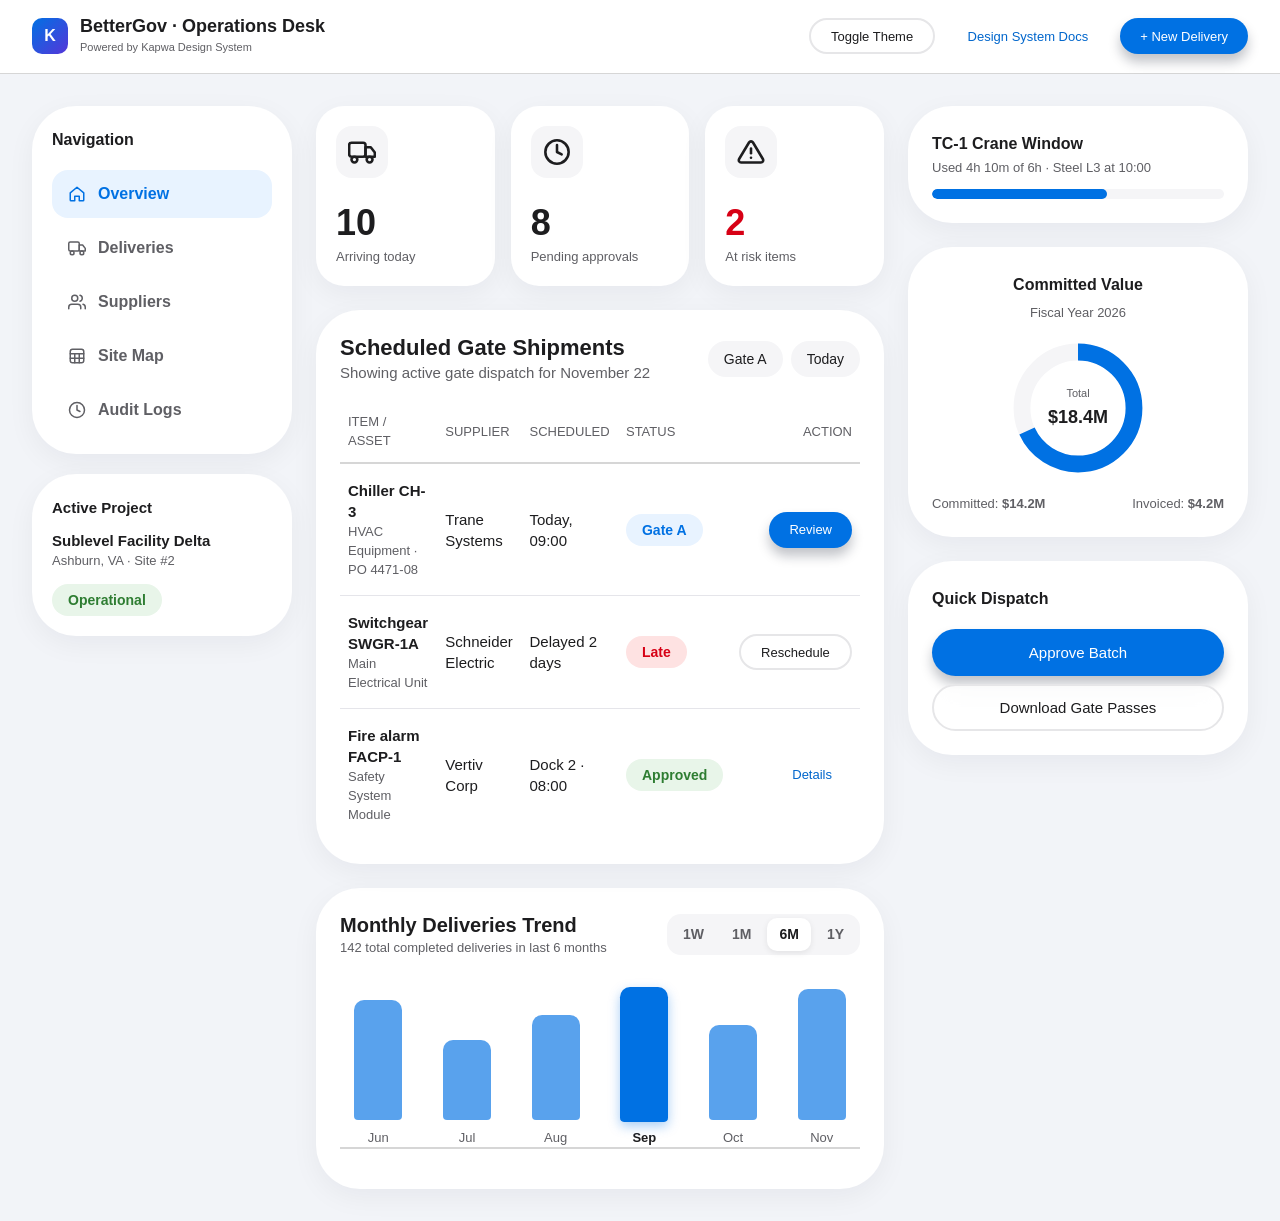
<file: examples/web/dashboard.html>
<!DOCTYPE html>
<html lang="en">
<head>
  <meta charset="UTF-8">
  <meta name="viewport" content="width=device-width, initial-scale=1.0">
  <title>Kapwa Design System · Web Operations Portal</title>
  <link rel="stylesheet" href="../../css/kapwa.css">
  <style>
    body {
      background-color: var(--kw-color-bg-canvas);
      min-height: 100vh;
      display: flex;
      flex-direction: column;
    }

    .portal-nav {
      background-color: var(--kw-color-surface-card);
      border-bottom: 1px solid var(--kw-color-hairline);
      padding: 16px 32px;
      display: flex;
      justify-content: space-between;
      align-items: center;
      position: sticky;
      top: 0;
      z-index: 100;
    }

    .portal-nav__brand {
      display: flex;
      align-items: center;
      gap: 12px;
    }

    .portal-nav__logo {
      width: 36px;
      height: 36px;
      border-radius: 10px;
      background: linear-gradient(135deg, var(--kw-color-pricing-blue), var(--kw-color-primary-purple));
      display: flex;
      align-items: center;
      justify-content: center;
      color: #fff;
      font-weight: 700;
    }

    .portal-layout {
      display: grid;
      grid-template-columns: 260px 1fr 340px;
      gap: 24px;
      padding: 32px;
      max-width: 1540px;
      margin: 0 auto;
      width: 100%;
      flex: 1;
    }

    @media (max-width: 1100px) {
      .portal-layout {
        grid-template-columns: 1fr;
      }
    }

    .portal-sidebar-nav {
      display: flex;
      flex-direction: column;
      gap: 6px;
    }

    .portal-nav-link {
      display: flex;
      align-items: center;
      gap: 12px;
      padding: 12px 16px;
      border-radius: 16px;
      color: var(--kw-color-slate);
      font-weight: 600;
      transition: all var(--kw-transition-fast);
      text-decoration: none;
    }

    .portal-nav-link:hover {
      background-color: var(--kw-color-studio-mist);
      color: var(--kw-color-ink);
      text-decoration: none;
    }

    .portal-nav-link--active {
      background-color: var(--kw-color-chip-gate-bg);
      color: var(--kw-color-pricing-blue);
    }
  </style>
</head>
<body>

  <!-- Top Navigation -->
  <header class="portal-nav">
    <div class="portal-nav__brand">
      <div class="portal-nav__logo">K</div>
      <div>
        <h1 class="kw-h3" style="font-size: 18px; line-height: 1.2;">BetterGov · Operations Desk</h1>
        <p class="kw-caption" style="font-size: 11px;">Powered by Kapwa Design System</p>
      </div>
    </div>

    <div style="display: flex; align-items: center; gap: 12px;">
      <button class="kw-btn kw-btn--outline kw-btn--sm" onclick="KapwaTheme.toggle()">
        Toggle Theme
      </button>
      <a href="../../index.html" class="kw-btn kw-btn--ghost kw-btn--sm">
        Design System Docs
      </a>
      <button class="kw-btn kw-btn--primary kw-btn--sm" onclick="Kapwa.openSheet()">
        + New Delivery
      </button>
    </div>
  </header>

  <!-- Main Three-Column Portal Grid -->
  <div class="portal-layout">

    <!-- Column 1: Sidebar -->
    <aside>
      <div class="kw-card" style="padding: 20px;">
        <h3 class="kw-card__title" style="font-size: 16px; margin-bottom: 16px;">Navigation</h3>
        <nav class="portal-sidebar-nav">
          <a href="#" class="portal-nav-link portal-nav-link--active">
            <span id="side-home"></span> Overview
          </a>
          <a href="#" class="portal-nav-link">
            <span id="side-deliveries"></span> Deliveries
          </a>
          <a href="#" class="portal-nav-link">
            <span id="side-suppliers"></span> Suppliers
          </a>
          <a href="#" class="portal-nav-link">
            <span id="side-map"></span> Site Map
          </a>
          <a href="#" class="portal-nav-link">
            <span id="side-audit"></span> Audit Logs
          </a>
        </nav>
      </div>

      <div class="kw-card" style="padding: 20px; margin-top: 20px;">
        <h3 class="kw-card__title" style="font-size: 15px; margin-bottom: 8px;">Active Project</h3>
        <p class="kw-b2" style="font-weight: 700;">Sublevel Facility Delta</p>
        <p class="kw-caption" style="margin-bottom: 14px;">Ashburn, VA · Site #2</p>
        <span class="kw-chip kw-chip--approved">Operational</span>
      </div>
    </aside>

    <!-- Column 2: Main Workspace -->
    <main style="display: flex; flex-direction: column; gap: 24px;">

      <!-- KPI Metrics -->
      <div class="kw-kpi-grid">
        <div class="kw-kpi-card">
          <div class="kw-kpi-card__icon-wrapper" id="kpi-icon-truck"></div>
          <div>
            <div class="kw-kpi-card__value">10</div>
            <div class="kw-kpi-card__label">Arriving today</div>
          </div>
        </div>

        <div class="kw-kpi-card">
          <div class="kw-kpi-card__icon-wrapper" id="kpi-icon-clock"></div>
          <div>
            <div class="kw-kpi-card__value">8</div>
            <div class="kw-kpi-card__label">Pending approvals</div>
          </div>
        </div>

        <div class="kw-kpi-card">
          <div class="kw-kpi-card__icon-wrapper" id="kpi-icon-alert"></div>
          <div>
            <div class="kw-kpi-card__value" style="color: var(--kw-color-risk-red);">2</div>
            <div class="kw-kpi-card__label">At risk items</div>
          </div>
        </div>
      </div>

      <!-- Main Deliveries Table / List Card -->
      <div class="kw-card">
        <div class="kw-card__header">
          <div>
            <h2 class="kw-card__title">Scheduled Gate Shipments</h2>
            <p class="kw-card__subtitle">Showing active gate dispatch for November 22</p>
          </div>
          <div style="display: flex; gap: 8px;">
            <span class="kw-chip kw-chip--filter">Gate A</span>
            <span class="kw-chip kw-chip--filter">Today</span>
          </div>
        </div>

        <table style="width: 100%; border-collapse: collapse; margin-top: 12px;">
          <thead>
            <tr style="border-bottom: 2px solid var(--kw-color-hairline); text-align: left;">
              <th style="padding: 12px 8px;" class="kw-caption">ITEM / ASSET</th>
              <th style="padding: 12px 8px;" class="kw-caption">SUPPLIER</th>
              <th style="padding: 12px 8px;" class="kw-caption">SCHEDULED</th>
              <th style="padding: 12px 8px;" class="kw-caption">STATUS</th>
              <th style="padding: 12px 8px; text-align: right;" class="kw-caption">ACTION</th>
            </tr>
          </thead>
          <tbody>
            <tr style="border-bottom: 1px solid var(--kw-color-hairline-subtle);">
              <td style="padding: 16px 8px;">
                <div class="kw-b2" style="font-weight: 700;">Chiller CH-3</div>
                <div class="kw-caption">HVAC Equipment · PO 4471-08</div>
              </td>
              <td style="padding: 16px 8px;" class="kw-b2">Trane Systems</td>
              <td style="padding: 16px 8px;" class="kw-b2">Today, 09:00</td>
              <td style="padding: 16px 8px;">
                <span class="kw-chip kw-chip--gate">Gate A</span>
              </td>
              <td style="padding: 16px 8px; text-align: right;">
                <button class="kw-btn kw-btn--primary kw-btn--sm" onclick="Kapwa.openSheet()">Review</button>
              </td>
            </tr>

            <tr style="border-bottom: 1px solid var(--kw-color-hairline-subtle);">
              <td style="padding: 16px 8px;">
                <div class="kw-b2" style="font-weight: 700;">Switchgear SWGR-1A</div>
                <div class="kw-caption">Main Electrical Unit</div>
              </td>
              <td style="padding: 16px 8px;" class="kw-b2">Schneider Electric</td>
              <td style="padding: 16px 8px;" class="kw-b2">Delayed 2 days</td>
              <td style="padding: 16px 8px;">
                <span class="kw-chip kw-chip--late">Late</span>
              </td>
              <td style="padding: 16px 8px; text-align: right;">
                <button class="kw-btn kw-btn--outline kw-btn--sm" onclick="alert('Rescheduling...')">Reschedule</button>
              </td>
            </tr>

            <tr>
              <td style="padding: 16px 8px;">
                <div class="kw-b2" style="font-weight: 700;">Fire alarm FACP-1</div>
                <div class="kw-caption">Safety System Module</div>
              </td>
              <td style="padding: 16px 8px;" class="kw-b2">Vertiv Corp</td>
              <td style="padding: 16px 8px;" class="kw-b2">Dock 2 · 08:00</td>
              <td style="padding: 16px 8px;">
                <span class="kw-chip kw-chip--approved">Approved</span>
              </td>
              <td style="padding: 16px 8px; text-align: right;">
                <button class="kw-btn kw-btn--ghost kw-btn--sm">Details</button>
              </td>
            </tr>
          </tbody>
        </table>
      </div>

      <!-- Performance Trends Chart Card -->
      <div class="kw-chart-card">
        <div style="display: flex; justify-content: space-between; align-items: center; margin-bottom: 12px;">
          <div>
            <h3 class="kw-h4">Monthly Deliveries Trend</h3>
            <p class="kw-caption">142 total completed deliveries in last 6 months</p>
          </div>
          <div class="kw-range-selector" style="margin-bottom: 0;">
            <div class="kw-range-btn">1W</div>
            <div class="kw-range-btn">1M</div>
            <div class="kw-range-btn kw-range-btn--active">6M</div>
            <div class="kw-range-btn">1Y</div>
          </div>
        </div>

        <div class="kw-bar-chart" style="height: 180px;">
          <div class="kw-bar-col"><div class="kw-bar" style="height: 120px;"></div><div class="kw-bar-label">Jun</div></div>
          <div class="kw-bar-col"><div class="kw-bar" style="height: 80px;"></div><div class="kw-bar-label">Jul</div></div>
          <div class="kw-bar-col"><div class="kw-bar" style="height: 105px;"></div><div class="kw-bar-label">Aug</div></div>
          <div class="kw-bar-col kw-bar-col--selected"><div class="kw-bar" style="height: 145px;"></div><div class="kw-bar-label">Sep</div></div>
          <div class="kw-bar-col"><div class="kw-bar" style="height: 95px;"></div><div class="kw-bar-label">Oct</div></div>
          <div class="kw-bar-col"><div class="kw-bar" style="height: 155px;"></div><div class="kw-bar-label">Nov</div></div>
        </div>
      </div>
    </main>

    <!-- Column 3: Stats & Actions Side Panel -->
    <aside style="display: flex; flex-direction: column; gap: 24px;">

      <!-- TC-1 Crane Lift Window -->
      <div class="kw-card" style="padding: 24px;">
        <h3 class="kw-card__title" style="font-size: 16px;">TC-1 Crane Window</h3>
        <p class="kw-caption" style="margin-bottom: 12px;">Used 4h 10m of 6h · Steel L3 at 10:00</p>
        <div class="kw-progress-linear">
          <div class="kw-progress-linear__bar" style="width: 60%;"></div>
        </div>
      </div>

      <!-- Committed Value Donut Summary -->
      <div class="kw-card" style="padding: 24px; text-align: center;">
        <h3 class="kw-card__title" style="font-size: 16px; margin-bottom: 4px;">Committed Value</h3>
        <p class="kw-caption" style="margin-bottom: 16px;">Fiscal Year 2026</p>

        <div style="margin: 0 auto 16px; position: relative; width: 140px; height: 140px;">
          <svg viewBox="0 0 100 100" style="transform: rotate(-90deg); width: 100%; height: 100%;">
            <circle cx="50" cy="50" r="40" fill="none" stroke="var(--kw-color-studio-mist)" stroke-width="12"></circle>
            <circle cx="50" cy="50" r="40" fill="none" stroke="var(--kw-color-pricing-blue)" stroke-width="12" stroke-dasharray="251.2" stroke-dashoffset="80"></circle>
          </svg>
          <div style="position: absolute; inset: 0; display: flex; flex-direction: column; align-items: center; justify-content: center;">
            <span class="kw-caption" style="font-size: 11px;">Total</span>
            <span class="kw-h3" style="font-size: 18px;">$18.4M</span>
          </div>
        </div>

        <div style="display: flex; justify-content: space-between; font-size: 13px;">
          <span class="kw-caption">Committed: <strong>$14.2M</strong></span>
          <span class="kw-caption">Invoiced: <strong>$4.2M</strong></span>
        </div>
      </div>

      <!-- Quick Actions -->
      <div class="kw-card" style="padding: 24px; display: flex; flex-direction: column; gap: 8px;">
        <h3 class="kw-card__title" style="font-size: 16px; margin-bottom: 8px;">Quick Dispatch</h3>
        <button class="kw-btn kw-btn--primary kw-btn--full" onclick="Kapwa.openSheet()">Approve Batch</button>
        <button class="kw-btn kw-btn--outline kw-btn--full">Download Gate Passes</button>
      </div>

    </aside>
  </div>

  <!-- Modal Sheet -->
  <div id="confirm-delivery-sheet" class="kw-sheet-backdrop">
    <div class="kw-sheet">
      <div class="kw-sheet__header">
        <h3 class="kw-sheet__title">Confirm delivery</h3>
      </div>
      <div class="kw-sheet__supplier-card">
        <div class="kw-avatar-badge">TR</div>
        <div>
          <div class="kw-b1" style="font-weight: 700;">Luis Romero</div>
          <div class="kw-caption">Trane · PO 4471-08</div>
        </div>
      </div>
      <div class="kw-sheet__details">
        <div class="kw-sheet__item-name">Chiller CH-3</div>
        <div class="kw-sheet__item-meta">Gate A · Tue 09:00</div>
      </div>
      <div class="kw-step-indicator" style="margin-bottom: 20px;">
        <div class="kw-step-segment kw-step-segment--active"></div>
        <div class="kw-step-segment kw-step-segment--active"></div>
        <div class="kw-step-segment"></div>
      </div>
      <div style="display: flex; gap: 10px;">
        <button class="kw-btn kw-btn--dark kw-btn--full" onclick="alert('Confirmed!'); Kapwa.closeSheet();">Confirm</button>
        <button class="kw-btn kw-btn--outline" onclick="Kapwa.closeSheet()">Cancel</button>
      </div>
    </div>
  </div>

  <script type="module" src="../../js/kapwa.js"></script>
  <script type="module">
    import KapwaIcons from '../../js/utils/icons.js';
    document.getElementById('side-home').innerHTML = KapwaIcons.get('home', 18);
    document.getElementById('side-deliveries').innerHTML = KapwaIcons.get('truck', 18);
    document.getElementById('side-suppliers').innerHTML = KapwaIcons.get('users', 18);
    document.getElementById('side-map').innerHTML = KapwaIcons.get('table', 18);
    document.getElementById('side-audit').innerHTML = KapwaIcons.get('clock', 18);

    document.getElementById('kpi-icon-truck').innerHTML = KapwaIcons.get('truck', 26);
    document.getElementById('kpi-icon-clock').innerHTML = KapwaIcons.get('clock', 26);
    document.getElementById('kpi-icon-alert').innerHTML = KapwaIcons.get('alert', 26);
  </script>
</body>
</html>
</file>
<file: css/kapwa.css>
/**
 * Kapwa Design System - Master Stylesheet
 * Integrates all modules into a single entry point
 */
@import './tokens.css';
@import './reset.css';
@import './typography.css';
@import './buttons.css';
@import './controls.css';
@import './cards.css';
@import './tabs.css';
@import './chips.css';
@import './kpi.css';
@import './charts.css';
@import './sheet.css';
</file>
